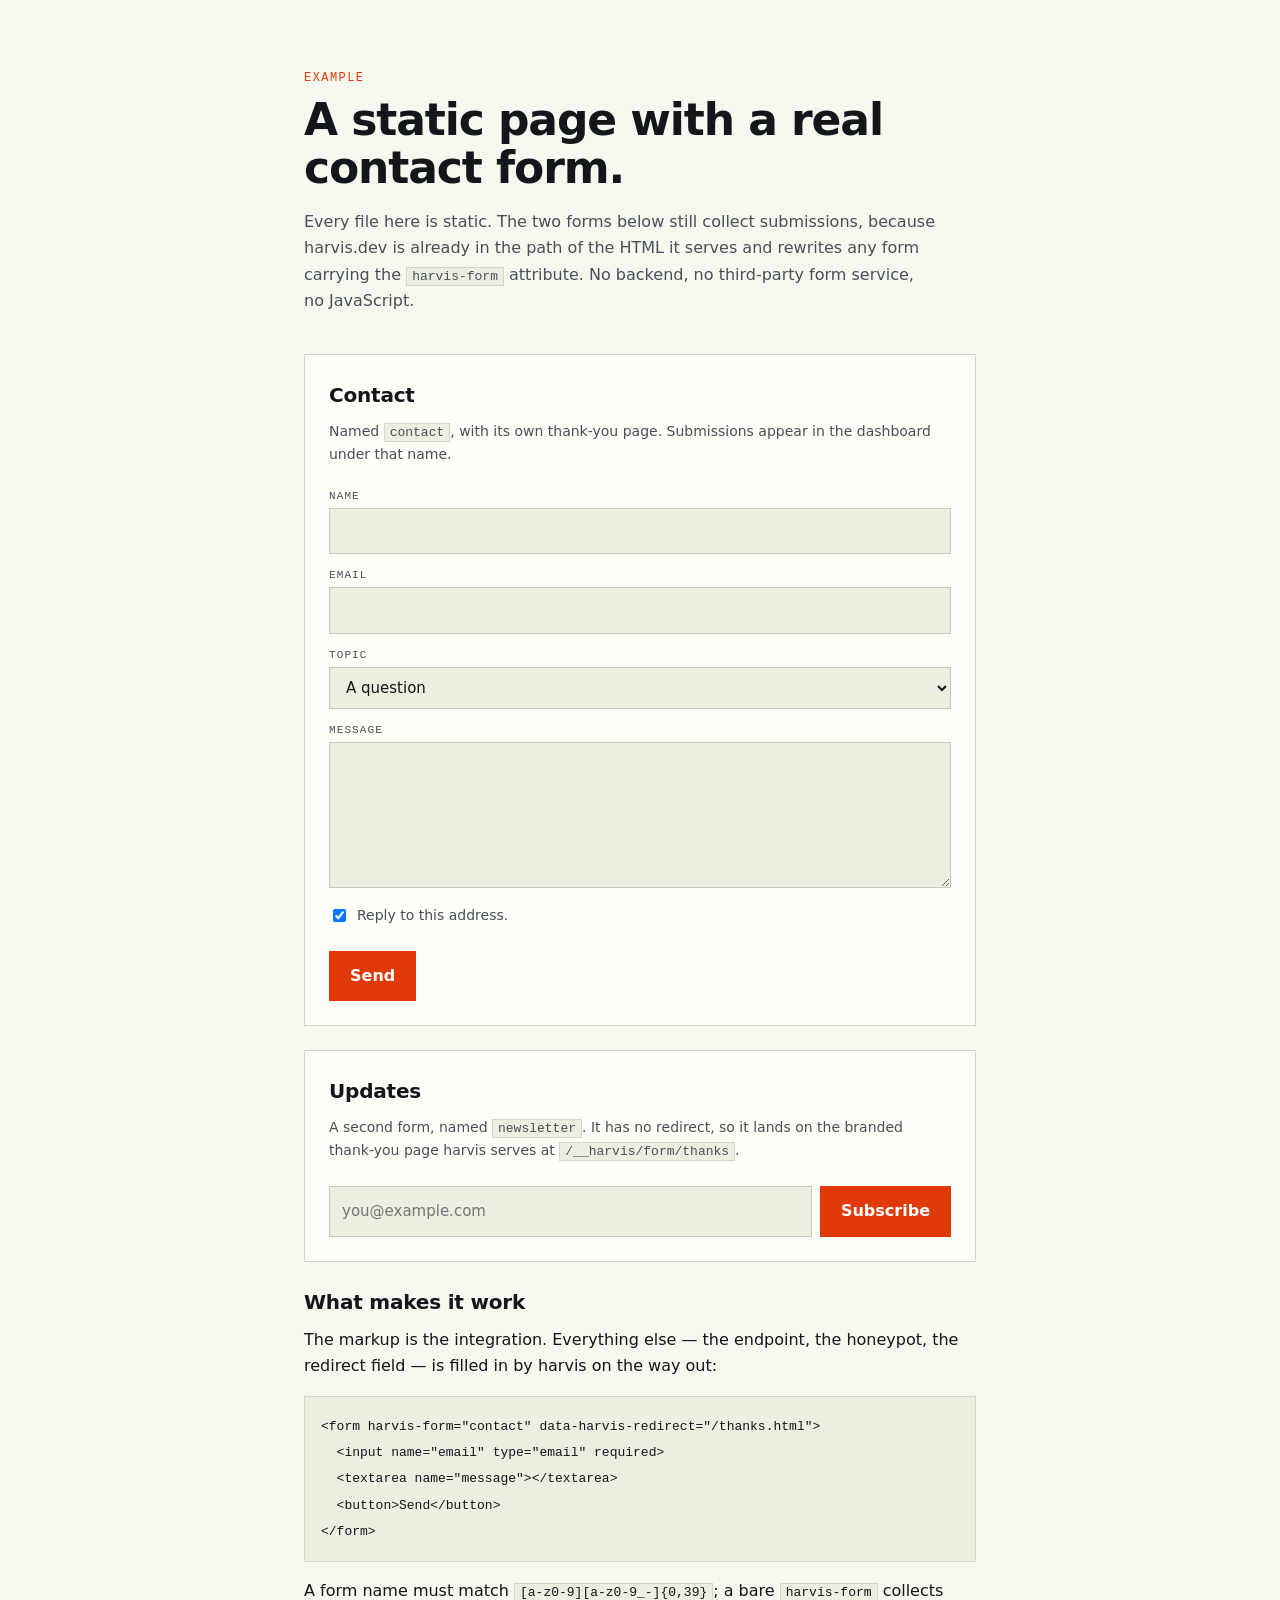
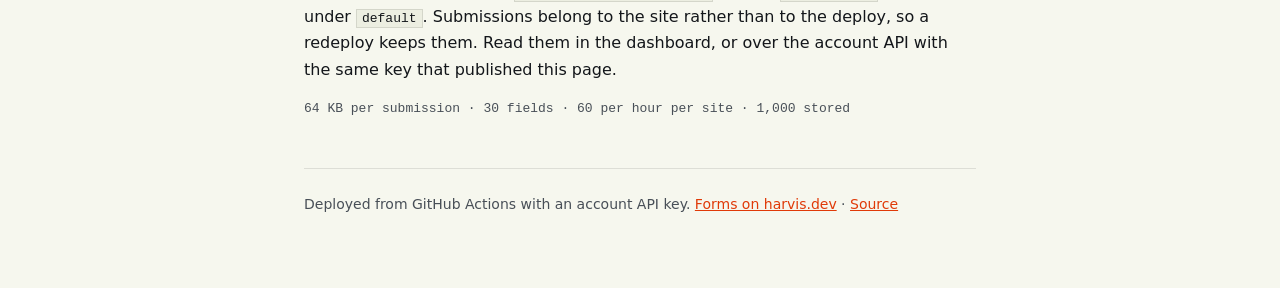
<file: forms-example/public/index.html>
<!doctype html>
<html lang="en">
<head>
<meta charset="utf-8">
<meta name="viewport" content="width=device-width, initial-scale=1">
<title>Forms example — harvis.dev</title>
<meta name="description" content="A static page whose contact form posts to harvis.dev. No backend, no third-party form service, no JavaScript.">
<link rel="stylesheet" href="styles.css">
</head>
<body>
<main>
  <p class="eyebrow">example</p>
  <h1>A static page with a real contact form.</h1>
  <p class="lede">
    Every file here is static. The two forms below still collect submissions, because harvis.dev
    is already in the path of the HTML it serves and rewrites any form carrying the
    <code>harvis-form</code> attribute. No backend, no third-party form service, no JavaScript.
  </p>

  <section class="card" id="contact">
    <h2>Contact</h2>
    <p class="hint">
      Named <code>contact</code>, with its own thank-you page. Submissions appear in the dashboard
      under that name.
    </p>

    <!--
      One attribute is the whole integration. On the way out harvis overwrites `action` and
      `method`, inserts an off-screen honeypot field, and turns data-harvis-redirect into a hidden
      field — the handler never sees this HTML, only what the browser posts.
    -->
    <form harvis-form="contact" data-harvis-redirect="/thanks.html">
      <div class="row">
        <label for="name">name</label>
        <input id="name" name="name" type="text" autocomplete="name" required>
      </div>

      <div class="row">
        <label for="email">email</label>
        <input id="email" name="email" type="email" autocomplete="email" required>
      </div>

      <div class="row">
        <label for="topic">topic</label>
        <select id="topic" name="topic">
          <option>A question</option>
          <option>A bug</option>
          <option>Something else</option>
        </select>
      </div>

      <div class="row">
        <label for="message">message</label>
        <textarea id="message" name="message" rows="5" required></textarea>
      </div>

      <label class="check">
        <input type="checkbox" name="reply" value="yes" checked>
        <span>Reply to this address.</span>
      </label>

      <button type="submit">Send</button>
    </form>
  </section>

  <section class="card" id="newsletter">
    <h2>Updates</h2>
    <p class="hint">
      A second form, named <code>newsletter</code>. It has no redirect, so it lands on the branded
      thank-you page harvis serves at <code>/__harvis/form/thanks</code>.
    </p>

    <form harvis-form="newsletter" class="inline">
      <label class="sr-only" for="subscriber">email</label>
      <input id="subscriber" name="email" type="email" placeholder="you@example.com" required>
      <button type="submit">Subscribe</button>
    </form>
  </section>

  <section id="how">
    <h2>What makes it work</h2>
    <p>
      The markup is the integration. Everything else — the endpoint, the honeypot, the redirect
      field — is filled in by harvis on the way out:
    </p>
    <pre><code>&lt;form harvis-form="contact" data-harvis-redirect="/thanks.html"&gt;
  &lt;input name="email" type="email" required&gt;
  &lt;textarea name="message"&gt;&lt;/textarea&gt;
  &lt;button&gt;Send&lt;/button&gt;
&lt;/form&gt;</code></pre>
    <p>
      A form name must match <code>[a-z0-9][a-z0-9_-]{0,39}</code>; a bare <code>harvis-form</code>
      collects under <code>default</code>. Submissions belong to the site rather than to the
      deploy, so a redeploy keeps them. Read them in the dashboard, or over the account API with
      the same key that published this page.
    </p>
    <p class="meta">
      64 KB per submission · 30 fields · 60 per hour per site · 1,000 stored
    </p>
  </section>

  <footer>
    <p>
      Deployed from GitHub Actions with an account API key.
      <a href="https://harvis.dev/forms">Forms on harvis.dev</a> ·
      <a href="https://github.com/harvis-io/solutions/tree/main/forms-example">Source</a>
    </p>
  </footer>
</main>
</body>
</html>
</file>
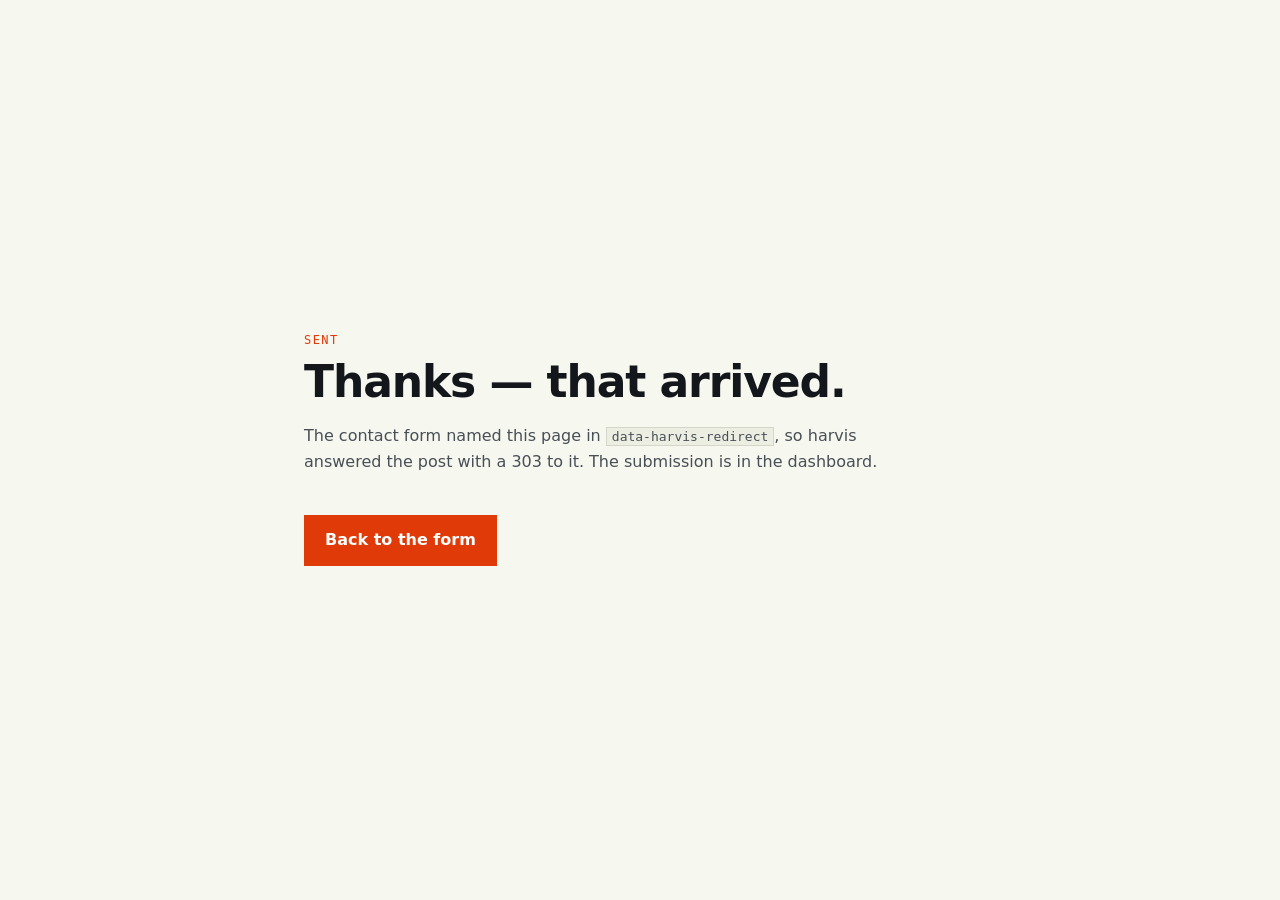
<file: forms-example/public/thanks.html>
<!doctype html>
<html lang="en">
<head>
<meta charset="utf-8">
<meta name="viewport" content="width=device-width, initial-scale=1">
<title>Sent — Forms example</title>
<meta name="robots" content="noindex">
<link rel="stylesheet" href="styles.css">
</head>
<body>
<main class="centered">
  <p class="eyebrow">sent</p>
  <h1>Thanks — that arrived.</h1>
  <p class="lede">
    The contact form named this page in <code>data-harvis-redirect</code>, so harvis answered the
    post with a 303 to it. The submission is in the dashboard.
  </p>
  <p><a class="button" href="/">Back to the form</a></p>
</main>
</body>
</html>
</file>
<file: forms-example/public/styles.css>
/* harvis.dev palette: warm near-black canvas, one saturated accent, hairline borders. */
:root {
  --canvas: #13161a;
  --surface: #191d21;
  --inset: #0c0e10;
  --line: rgba(255, 255, 255, 0.14);
  --hairline: rgba(255, 255, 255, 0.10);
  --text: #f7f8f6;
  --muted: #b4bac1;
  --accent: #ff4d17;
  --accent-text: #ff9575;
  --accent-fg: #ffffff;
  --mono: ui-monospace, SFMono-Regular, "SF Mono", Menlo, Consolas, monospace;
}

@media (prefers-color-scheme: light) {
  :root {
    --canvas: #f6f7ee;
    --surface: #fdfdf8;
    --inset: #eceee1;
    --line: rgba(6, 7, 8, 0.16);
    --hairline: rgba(6, 7, 8, 0.10);
    --text: #13161a;
    --muted: #484f57;
    --accent: #e03a08;
    --accent-text: #e03a08;
  }
}

* { box-sizing: border-box; }

body {
  margin: 0;
  background: var(--canvas);
  color: var(--text);
  font: 16px/1.65 ui-sans-serif, system-ui, -apple-system, "Segoe UI", Roboto, sans-serif;
  -webkit-font-smoothing: antialiased;
}

main {
  max-width: 720px;
  margin: 0 auto;
  padding: 72px 24px 56px;
}

main.centered {
  min-height: 100vh;
  display: flex;
  flex-direction: column;
  justify-content: center;
}

.eyebrow {
  margin: 0 0 12px;
  font: 12px/1 var(--mono);
  letter-spacing: 0.12em;
  text-transform: uppercase;
  color: var(--accent-text);
}

h1 {
  margin: 0 0 16px;
  font-size: clamp(30px, 6vw, 44px);
  line-height: 1.1;
  letter-spacing: -0.025em;
}

h2 {
  margin: 0 0 8px;
  font-size: 20px;
  letter-spacing: -0.01em;
}

.lede {
  margin: 0 0 40px;
  max-width: 62ch;
  color: var(--muted);
}

p { margin: 0 0 16px; }

a { color: var(--accent-text); }

code {
  font: 13px/1.5 var(--mono);
  background: var(--inset);
  border: 1px solid var(--hairline);
  padding: 1px 5px;
}

pre {
  margin: 0 0 16px;
  padding: 16px;
  overflow-x: auto;
  background: var(--inset);
  border: 1px solid var(--hairline);
}

pre code {
  background: none;
  border: 0;
  padding: 0;
}

/* Cards are flat with square corners — the house style. */
.card {
  margin: 0 0 24px;
  padding: 24px;
  background: var(--surface);
  border: 1px solid var(--line);
}

.hint {
  margin: 0 0 24px;
  color: var(--muted);
  font-size: 14px;
}

.row {
  display: flex;
  flex-direction: column;
  gap: 6px;
  margin-bottom: 16px;
}

label {
  font: 11px/1 var(--mono);
  letter-spacing: 0.1em;
  text-transform: uppercase;
  color: var(--muted);
}

input, select, textarea {
  width: 100%;
  padding: 10px 12px;
  background: var(--inset);
  border: 1px solid var(--line);
  color: var(--text);
  font: inherit;
  font-size: 15px;
}

textarea { resize: vertical; }

input:focus-visible,
select:focus-visible,
textarea:focus-visible,
button:focus-visible,
a:focus-visible {
  outline: 2px solid var(--accent);
  outline-offset: 2px;
}

.check {
  display: flex;
  align-items: center;
  gap: 8px;
  margin-bottom: 24px;
  font: inherit;
  font-size: 14px;
  letter-spacing: normal;
  text-transform: none;
  color: var(--muted);
}

.check input { width: auto; }

button, .button {
  display: inline-block;
  padding: 11px 20px;
  background: var(--accent);
  border: 1px solid var(--accent);
  color: var(--accent-fg);
  font: inherit;
  font-weight: 600;
  text-decoration: none;
  cursor: pointer;
}

button:hover, .button:hover { filter: brightness(1.08); }

/* The subscribe form is one line until there is no room for one. */
.inline {
  display: flex;
  gap: 8px;
  flex-wrap: wrap;
}

.inline input { flex: 1 1 240px; }

.meta {
  font: 13px/1.6 var(--mono);
  color: var(--muted);
}

footer {
  margin-top: 48px;
  padding-top: 24px;
  border-top: 1px solid var(--hairline);
  font-size: 14px;
  color: var(--muted);
}

.sr-only {
  position: absolute;
  width: 1px;
  height: 1px;
  overflow: hidden;
  clip: rect(0 0 0 0);
  white-space: nowrap;
}
</file>
